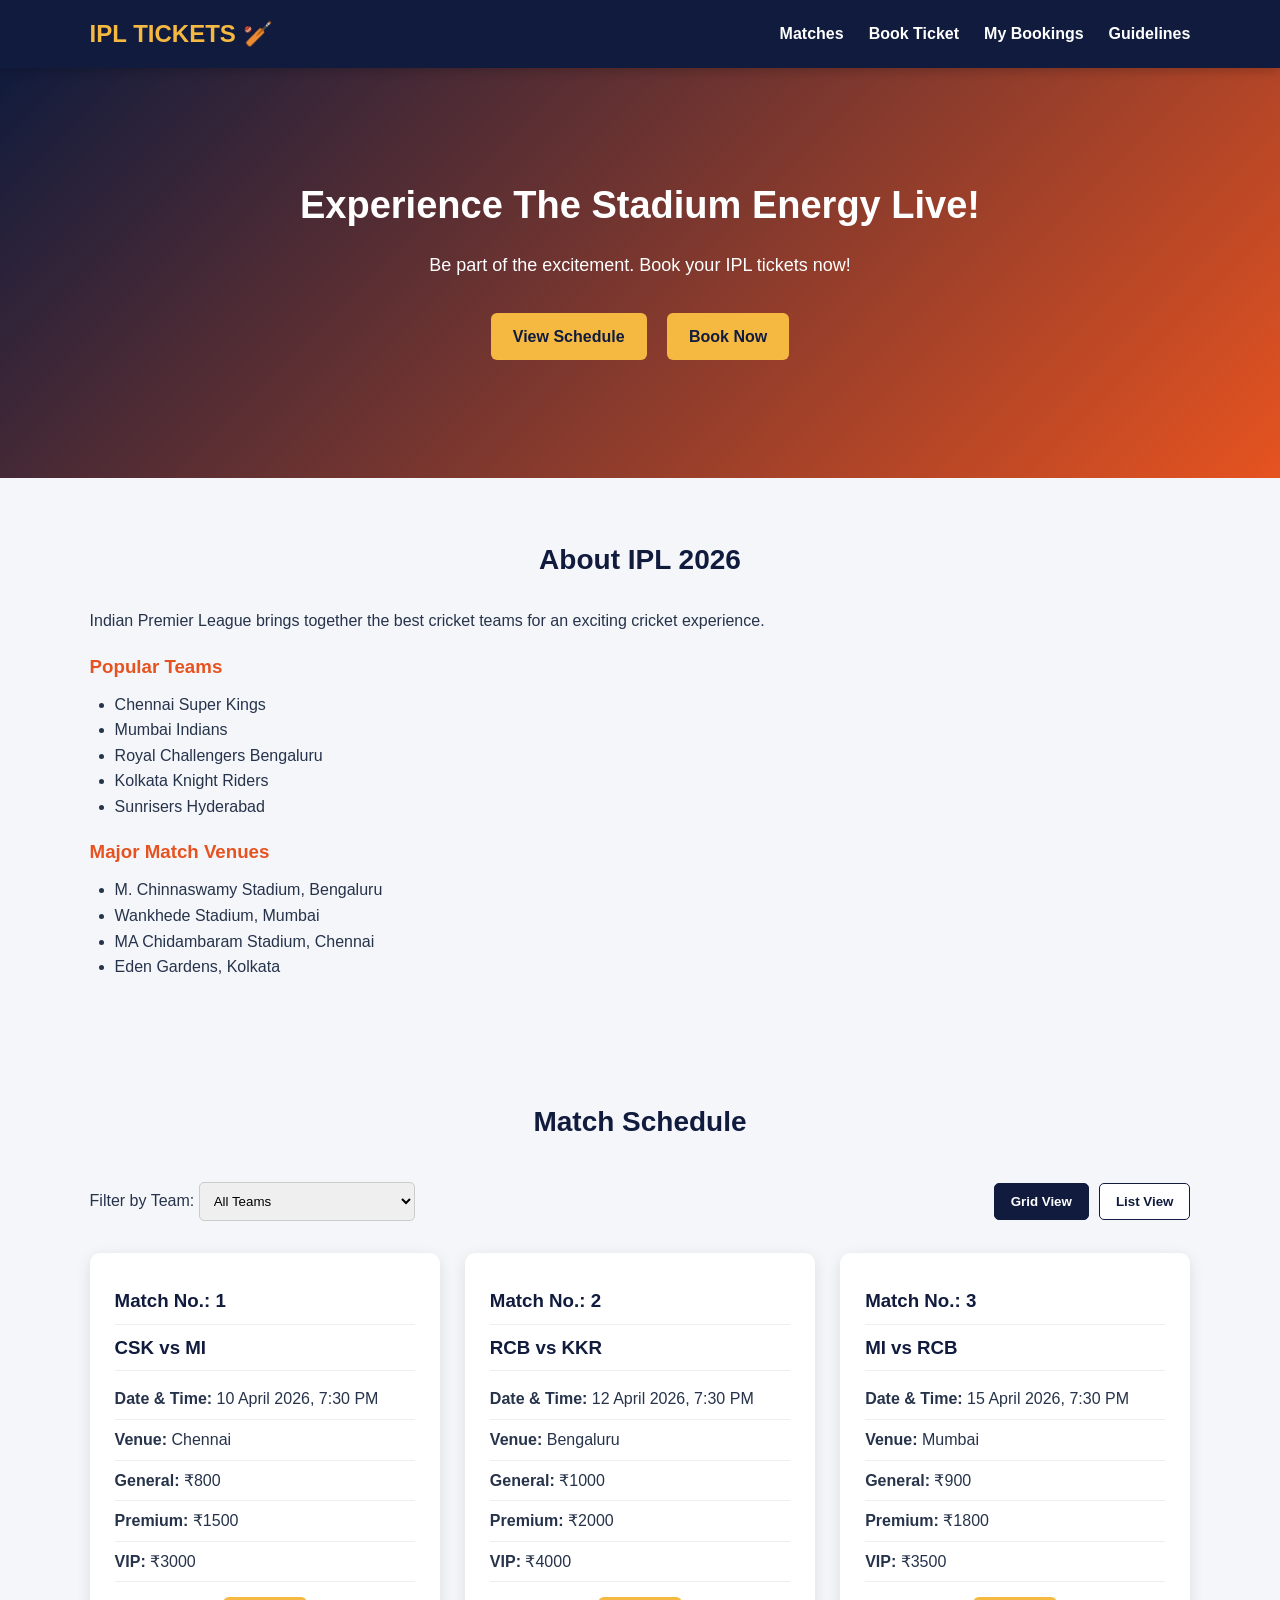
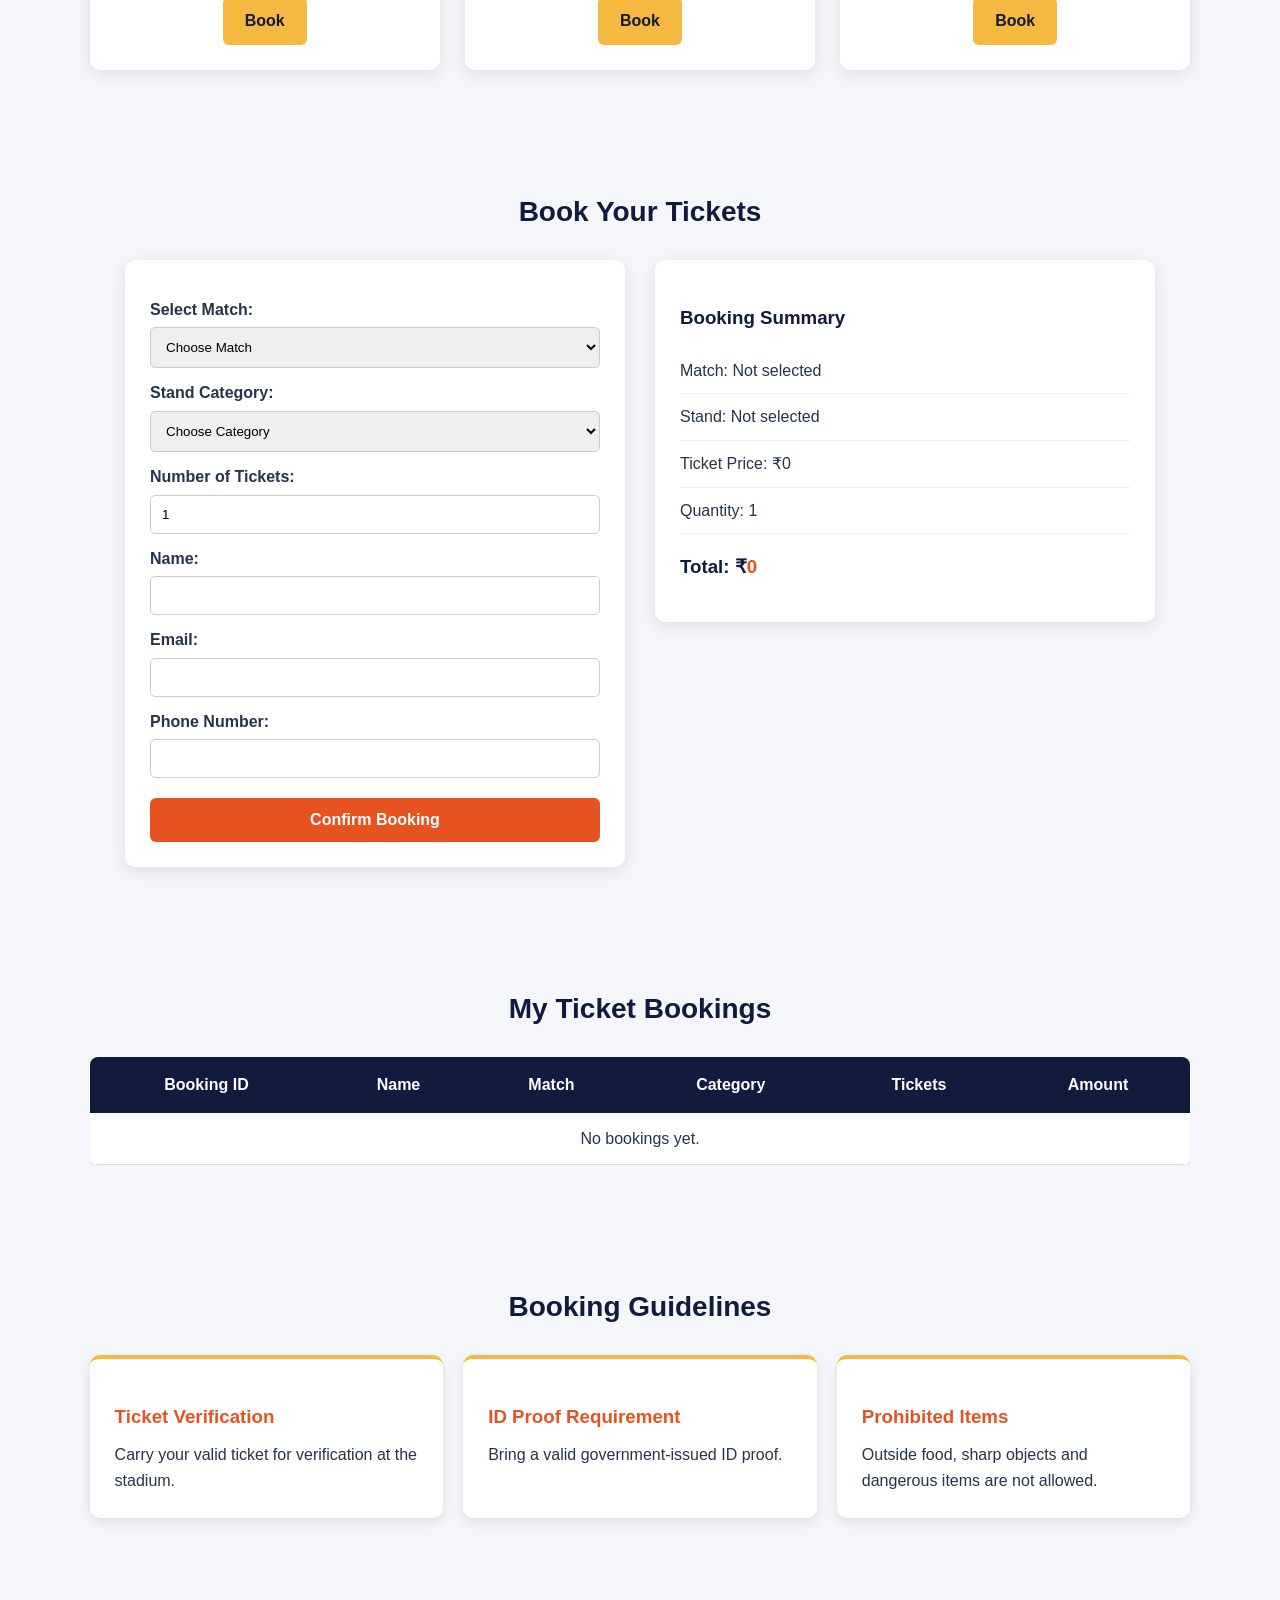
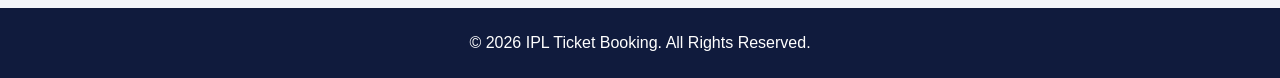
<file: index.html>
<!DOCTYPE html>
<html lang="en">
<head>
    <meta charset="UTF-8">
    <meta name="viewport" content="width=device-width, initial-scale=1.0">
    <title>IPL 2026 Ticket Booking</title>

    <link rel="stylesheet" href="style.css">
    <script src="app.js" defer></script>
</head>

<body>

<!-- Navigation Bar -->
<header>
    <nav>
        <h2>IPL TICKETS 🏏</h2>

        <button class="menu-toggle" id="menuToggle"
                aria-label="Toggle navigation"
                aria-expanded="false">
            ☰
        </button>

        <ul id="navMenu">
            <li><a href="#matches">Matches</a></li>
            <li><a href="booking.html">Book Ticket</a></li>
            <li><a href="#mybookings">My Bookings</a></li>
            <li><a href="#guidelines">Guidelines</a></li>
        </ul>
    </nav>
</header>

<!-- Hero Section -->
<section class="hero">
    <h1>Experience The Stadium Energy Live!</h1>
    <p>Be part of the excitement. Book your IPL tickets now!</p>

    <a href="#matches" class="btn">View Schedule</a>
    <a href="booking.html" class="btn">Book Now</a>
</section>

<!-- About IPL -->
<section class="section" id="about">
    <h2>About IPL 2026</h2>

    <p>
        Indian Premier League brings together the best cricket teams
        for an exciting cricket experience.
    </p>

    <h3>Popular Teams</h3>
    <ul>
        <li>Chennai Super Kings</li>
        <li>Mumbai Indians</li>
        <li>Royal Challengers Bengaluru</li>
        <li>Kolkata Knight Riders</li>
        <li>Sunrisers Hyderabad</li>
    </ul>

    <h3>Major Match Venues</h3>
    <ul>
        <li>M. Chinnaswamy Stadium, Bengaluru</li>
        <li>Wankhede Stadium, Mumbai</li>
        <li>MA Chidambaram Stadium, Chennai</li>
        <li>Eden Gardens, Kolkata</li>
    </ul>
</section>

<!-- Match Schedule -->
<section class="section" id="matches">
    <h2>Match Schedule</h2>

    <div class="match-controls">
        <div>
            <label for="teamFilter">Filter by Team:</label>

            <select id="teamFilter">
                <option value="all">All Teams</option>
                <option value="CSK">Chennai Super Kings</option>
                <option value="MI">Mumbai Indians</option>
                <option value="RCB">Royal Challengers Bengaluru</option>
                <option value="KKR">Kolkata Knight Riders</option>
            </select>
        </div>

        <div class="view-controls">
            <button type="button" id="gridViewBtn" class="active-view">
                Grid View
            </button>

            <button type="button" id="listViewBtn">
                List View
            </button>
        </div>
    </div>

    <div class="match-grid" id="matchGrid">

        <div class="match-card" data-teams="CSK MI">
            <h3>Match No.: 1</h3>
            <h3>CSK vs MI</h3>
            <p><strong>Date & Time:</strong> 10 April 2026, 7:30 PM</p>
            <p><strong>Venue:</strong> Chennai</p>
            <p><strong>General:</strong> ₹800</p>
            <p><strong>Premium:</strong> ₹1500</p>
            <p><strong>VIP:</strong> ₹3000</p>
            <a href="#booking" class="book-btn">Book</a>
        </div>

        <div class="match-card" data-teams="RCB KKR">
            <h3>Match No.: 2</h3>
            <h3>RCB vs KKR</h3>
            <p><strong>Date & Time:</strong> 12 April 2026, 7:30 PM</p>
            <p><strong>Venue:</strong> Bengaluru</p>
            <p><strong>General:</strong> ₹1000</p>
            <p><strong>Premium:</strong> ₹2000</p>
            <p><strong>VIP:</strong> ₹4000</p>
            <a href="#booking" class="book-btn">Book</a>
        </div>

        <div class="match-card" data-teams="MI RCB">
            <h3>Match No.: 3</h3>
            <h3>MI vs RCB</h3>
            <p><strong>Date & Time:</strong> 15 April 2026, 7:30 PM</p>
            <p><strong>Venue:</strong> Mumbai</p>
            <p><strong>General:</strong> ₹900</p>
            <p><strong>Premium:</strong> ₹1800</p>
            <p><strong>VIP:</strong> ₹3500</p>
            <a href="#booking" class="book-btn">Book</a>
        </div>

    </div>
</section>

<!-- Booking Section -->
<section class="section" id="booking">
    <h2>Book Your Tickets</h2>

    <div class="booking-container">

        <form id="bookingForm">

            <label for="match">Select Match:</label>
            <select id="match" required>
                <option value="">Choose Match</option>
                <option value="CSK vs MI">CSK vs MI</option>
                <option value="RCB vs KKR">RCB vs KKR</option>
                <option value="MI vs RCB">MI vs RCB</option>
            </select>

            <label for="stand">Stand Category:</label>
            <select id="stand" required>
                <option value="">Choose Category</option>
                <option value="General">General - ₹800</option>
                <option value="Premium">Premium - ₹1500</option>
                <option value="VIP">VIP - ₹3000</option>
            </select>

            <label for="quantity">Number of Tickets:</label>
            <input type="number" id="quantity" min="1" max="10"
                   value="1" required>

            <label for="name">Name:</label>
            <input type="text" id="name" required>

            <label for="email">Email:</label>
            <input type="email" id="email" required>

            <label for="phone">Phone Number:</label>
            <input type="tel" id="phone" required>

            <button type="submit">Confirm Booking</button>

        </form>

        <!-- Booking Summary -->
        <div class="summary">
            <h3>Booking Summary</h3>

            <p>Match: <span id="summaryMatch">Not selected</span></p>
            <p>Stand: <span id="summaryStand">Not selected</span></p>
            <p>Ticket Price: ₹<span id="summaryPrice">0</span></p>
            <p>Quantity: <span id="summaryQuantity">1</span></p>

            <h3>Total: ₹<span id="total">0</span></h3>
        </div>

    </div>
</section>

<!-- My Bookings -->
<section class="section" id="mybookings">
    <h2>My Ticket Bookings</h2>

    <div class="table-container">
        <table>
            <thead>
                <tr>
                    <th>Booking ID</th>
                    <th>Name</th>
                    <th>Match</th>
                    <th>Category</th>
                    <th>Tickets</th>
                    <th>Amount</th>
                </tr>
            </thead>

            <tbody id="bookingRecords">
                <tr>
                    <td colspan="6">No bookings yet.</td>
                </tr>
            </tbody>
        </table>
    </div>
</section>

<!-- Guidelines -->
<section class="section" id="guidelines">
    <h2>Booking Guidelines</h2>

    <div class="guideline-container">

        <div class="card">
            <h3>Ticket Verification</h3>
            <p>Carry your valid ticket for verification at the stadium.</p>
        </div>

        <div class="card">
            <h3>ID Proof Requirement</h3>
            <p>Bring a valid government-issued ID proof.</p>
        </div>

        <div class="card">
            <h3>Prohibited Items</h3>
            <p>Outside food, sharp objects and dangerous items are not allowed.</p>
        </div>

    </div>
</section>

<!-- Footer -->
<footer>
    <p>&copy; 2026 IPL Ticket Booking. All Rights Reserved.</p>
</footer>

</body>
</html>
</file>
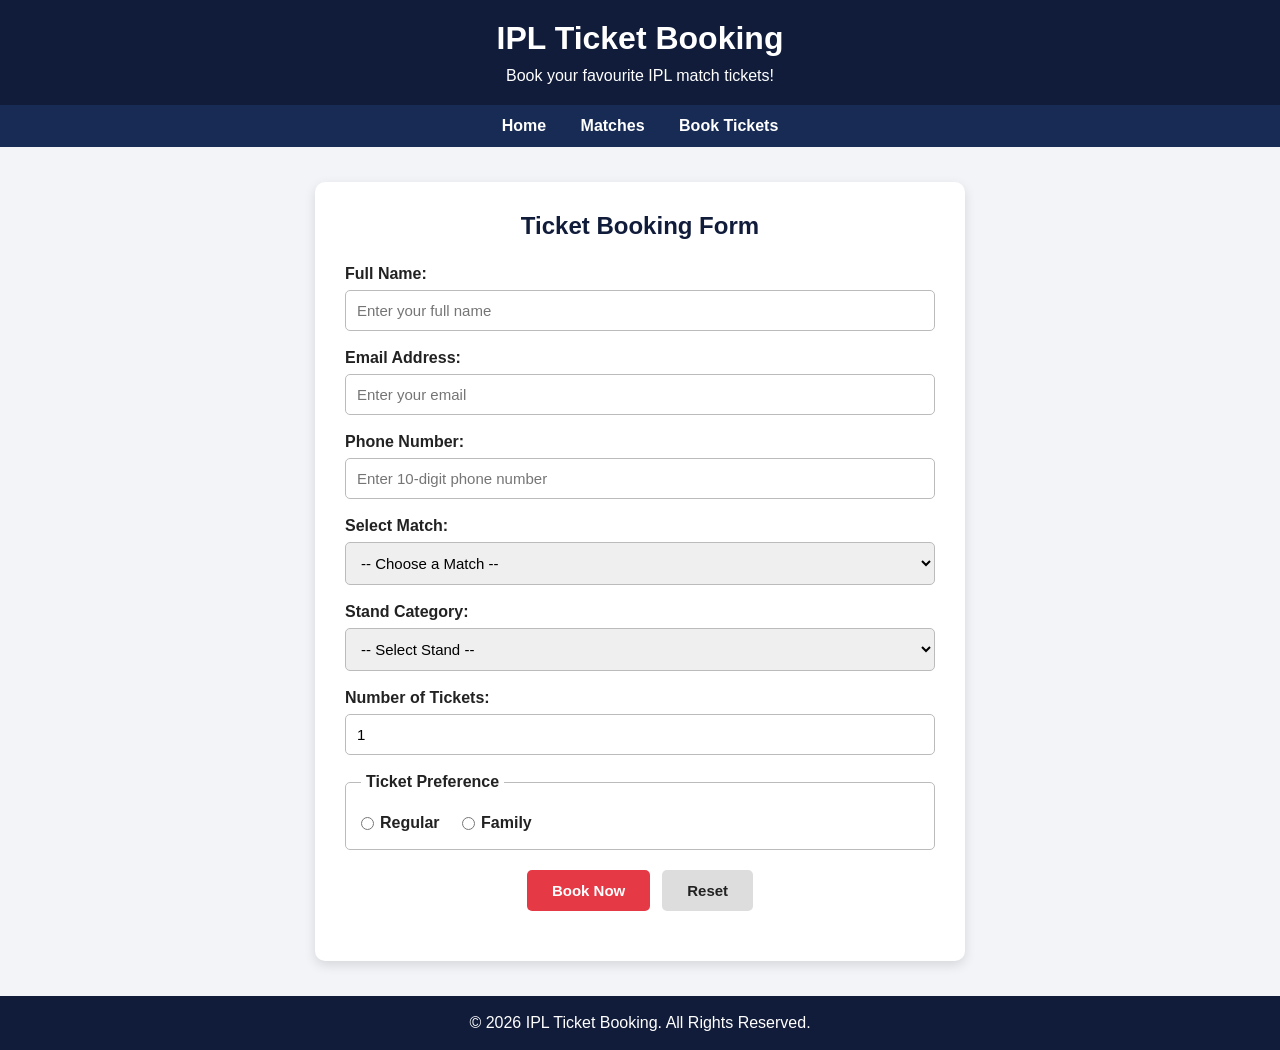
<file: booking.html>
<!DOCTYPE html>
<html lang="en">
<head>
    <meta charset="UTF-8">
    <meta name="viewport" content="width=device-width, initial-scale=1.0">
    <title>IPL Ticket Booking</title>

    <style>
        * {
            margin: 0;
            padding: 0;
            box-sizing: border-box;
            font-family: Arial, sans-serif;
        }

        body {
            background: #f2f4f8;
            color: #222;
        }

        header {
            background: #101c3a;
            color: white;
            padding: 20px;
            text-align: center;
        }

        header h1 {
            margin-bottom: 10px;
        }

        nav {
            background: #172b55;
            padding: 12px;
            text-align: center;
        }

        nav a {
            color: white;
            text-decoration: none;
            margin: 0 15px;
            font-weight: bold;
        }

        nav a:hover {
            color: #ffcc00;
        }

        .container {
            width: 90%;
            max-width: 650px;
            background: white;
            margin: 35px auto;
            padding: 30px;
            border-radius: 10px;
            box-shadow: 0 4px 12px rgba(0,0,0,0.12);
        }

        .container h2 {
            text-align: center;
            color: #101c3a;
            margin-bottom: 25px;
        }

        .form-group {
            margin-bottom: 18px;
        }

        label {
            display: block;
            font-weight: bold;
            margin-bottom: 7px;
        }

        input, select {
            width: 100%;
            padding: 11px;
            border: 1px solid #bbb;
            border-radius: 5px;
            font-size: 15px;
        }

        input:focus, select:focus {
            outline: none;
            border-color: #172b55;
        }

        fieldset {
            border: 1px solid #bbb;
            border-radius: 5px;
            padding: 15px;
            margin-bottom: 20px;
        }

        legend {
            font-weight: bold;
            padding: 0 5px;
        }

        .radio-option {
            display: inline-flex;
            align-items: center;
            margin: 8px 18px 0 0;
            gap: 6px;
        }

        .radio-option input {
            width: auto;
        }

        .buttons {
            display: flex;
            gap: 12px;
            justify-content: center;
            margin-top: 20px;
        }

        button {
            padding: 12px 25px;
            border: none;
            border-radius: 5px;
            font-size: 15px;
            font-weight: bold;
            cursor: pointer;
        }

        .submit-btn {
            background: #e63946;
            color: white;
        }

        .submit-btn:hover {
            background: #c82333;
        }

        .reset-btn {
            background: #ddd;
            color: #222;
        }

        .reset-btn:hover {
            background: #bbb;
        }

        #confirmation {
            color: green;
            font-weight: bold;
            text-align: center;
            margin-top: 20px;
        }

        footer {
            background: #101c3a;
            color: white;
            text-align: center;
            padding: 18px;
            margin-top: 30px;
        }

        @media (max-width: 600px) {
            .container {
                padding: 20px;
            }

            nav a {
                display: inline-block;
                margin: 6px;
            }

            .buttons {
                flex-direction: column;
            }
        }
    </style>
</head>

<body>

    <header>
        <h1>IPL Ticket Booking</h1>
        <p>Book your favourite IPL match tickets!</p>
    </header>

    <nav>
        <a href="index.html">Home</a>
        <a href="index.html#matches">Matches</a>
        <a href="booking.html">Book Tickets</a>
    </nav>

    <div class="container">
        <h2>Ticket Booking Form</h2>

        <form action="#" method="get" onsubmit="return showConfirmation();">

            <div class="form-group">
                <label for="name">Full Name:</label>
                <input type="text" id="name" name="name"
                       minlength="3" maxlength="40" required
                       placeholder="Enter your full name">
            </div>

            <div class="form-group">
                <label for="email">Email Address:</label>
                <input type="email" id="email" name="email"
                       required placeholder="Enter your email">
            </div>

            <div class="form-group">
                <label for="phone">Phone Number:</label>
                <input type="tel" id="phone" name="phone"
                       pattern="[0-9]{10}"
                       minlength="10" maxlength="10"
                       title="Please enter exactly 10 digits"
                       required placeholder="Enter 10-digit phone number">
            </div>

            <div class="form-group">
                <label for="match">Select Match:</label>
                <select id="match" name="match" required>
                    <option value="">-- Choose a Match --</option>
                    <option value="RCB vs CSK">RCB vs CSK</option>
                    <option value="MI vs KKR">MI vs KKR</option>
                    <option value="SRH vs RR">SRH vs RR</option>
                    <option value="DC vs PBKS">DC vs PBKS</option>
                </select>
            </div>

            <div class="form-group">
                <label for="stand">Stand Category:</label>
                <select id="stand" name="stand" required>
                    <option value="">-- Select Stand --</option>
                    <option value="General">General</option>
                    <option value="Premium">Premium</option>
                    <option value="VIP">VIP</option>
                </select>
            </div>

            <div class="form-group">
                <label for="tickets">Number of Tickets:</label>
                <input type="number" id="tickets" name="tickets"
                       min="1" max="10" value="1" required>
            </div>

            <fieldset>
                <legend>Ticket Preference</legend>

                <label class="radio-option">
                    <input type="radio" name="preference"
                           value="Regular" required>
                    Regular
                </label>

                <label class="radio-option">
                    <input type="radio" name="preference"
                           value="Family">
                    Family
                </label>
            </fieldset>

            <div class="buttons">
                <button type="submit" class="submit-btn">
                    Book Now
                </button>

                <button type="reset" class="reset-btn"
                        onclick="clearConfirmation()">
                    Reset
                </button>
            </div>

            <p id="confirmation" aria-live="polite"></p>

        </form>
    </div>

    <footer>
        <p>&copy; 2026 IPL Ticket Booking. All Rights Reserved.</p>
    </footer>

    <script>
        function showConfirmation() {
            document.getElementById("confirmation").textContent =
                "Booking details submitted successfully! Thank you for choosing IPL.";

            return false;
        }

        function clearConfirmation() {
            document.getElementById("confirmation").textContent = "";
        }
    </script>

</body>
</html>
</file>
<file: style.css>
/* ===== CSS VARIABLES ===== */
:root {
    --primary: #101b3d;
    --accent: #f5b942;
    --orange: #e65320;
    --background: #f4f6fa;
    --text: #26334a;
    --white: #ffffff;
}

/* ===== GENERAL STYLING ===== */
* {
    margin: 0;
    padding: 0;
    box-sizing: border-box;
    font-family: Arial, sans-serif;
}

html {
    scroll-behavior: smooth;
    scroll-padding-top: 90px;
}

body {
    background: var(--background);
    color: var(--text);
    line-height: 1.6;
}

section {
    scroll-margin-top: 85px;
}

/* ===== NAVIGATION BAR ===== */
header {
    background: var(--primary);
    position: fixed;
    top: 0;
    left: 0;
    width: 100%;
    z-index: 1000;
    box-shadow: 0 3px 10px rgba(0, 0, 0, 0.2);
}

nav {
    display: flex;
    justify-content: space-between;
    align-items: center;
    padding: 15px 7%;
}

nav h2 {
    color: var(--accent);
}

nav ul {
    display: flex;
    list-style: none;
    gap: 25px;
}

nav ul li a {
    color: var(--white);
    text-decoration: none;
    font-weight: bold;
    transition: 0.3s;
}

nav ul li a:hover {
    color: var(--accent);
}

/* Hamburger button */
.menu-toggle {
    display: none;
    background: transparent;
    color: var(--white);
    border: none;
    font-size: 28px;
    cursor: pointer;
}

/* ===== HERO SECTION ===== */
.hero {
    margin-top: 65px;
    min-height: 400px;
    background: linear-gradient(
        135deg,
        var(--primary),
        var(--orange)
    );
    color: var(--white);
    text-align: center;
    padding: 110px 20px;
}

.hero h1 {
    font-size: 38px;
    margin-bottom: 15px;
}

.hero p {
    margin-bottom: 25px;
    font-size: 18px;
}

/* ===== BUTTONS ===== */
.btn,
.book-btn {
    display: inline-block;
    background: var(--accent);
    color: var(--primary);
    padding: 11px 22px;
    margin: 8px;
    border-radius: 6px;
    text-decoration: none;
    font-weight: bold;
    transition: 0.3s;
}

.btn:hover,
.book-btn:hover {
    background: var(--white);
    transform: translateY(-3px);
}

/* ===== GENERAL SECTIONS ===== */
.section {
    padding: 60px 7%;
}

.section h2 {
    color: var(--primary);
    text-align: center;
    margin-bottom: 25px;
    font-size: 28px;
}

.section h3 {
    color: var(--orange);
    margin: 18px 0 10px;
}

.section ul {
    padding-left: 25px;
}

/* ===== MATCH CONTROLS ===== */
.match-controls {
    display: flex;
    justify-content: space-between;
    align-items: center;
    flex-wrap: wrap;
    gap: 15px;
    margin: 20px 0;
}

#teamFilter {
    padding: 10px;
    margin: 12px 0;
    border: 1px solid #ccc;
    border-radius: 5px;
    min-width: 180px;
}

/* ===== MATCH CARDS - CSS GRID ===== */
.match-grid {
    display: grid;
    grid-template-columns: repeat(3, minmax(0, 1fr));
    gap: 25px;
    margin-top: 20px;
}

.match-card {
    background: var(--white);
    padding: 25px;
    border-radius: 10px;
    box-shadow: 0 4px 15px rgba(0, 0, 0, 0.1);
    transition: 0.3s;
}

.match-card:hover {
    transform: translateY(-5px);
}

.match-card h3 {
    color: var(--primary);
    border-bottom: 1px solid #eee;
    padding-bottom: 8px;
    margin: 8px 0;
}

.match-card p {
    padding: 7px 0;
    border-bottom: 1px solid #eee;
}

.match-card .book-btn {
    display: block;
    width: fit-content;
    margin: 15px auto 0;
}

/* List view */
.match-grid.list-view {
    grid-template-columns: 1fr;
}

.match-grid.list-view .match-card {
    display: flex;
    flex-wrap: wrap;
    align-items: center;
    justify-content: space-between;
    gap: 10px 20px;
}

.match-grid.list-view .match-card h3,
.match-grid.list-view .match-card p {
    margin: 0;
}

.match-grid.list-view .match-card .book-btn {
    margin: 5px;
}

/* View buttons */
.view-controls {
    display: flex;
    gap: 10px;
}

.view-controls button {
    padding: 10px 16px;
    border: 1px solid var(--primary);
    border-radius: 5px;
    background: var(--white);
    color: var(--primary);
    cursor: pointer;
    font-weight: bold;
}

.view-controls button.active-view {
    background: var(--primary);
    color: var(--white);
}

/* ===== TABLE CONTAINER ===== */
.table-container {
    overflow-x: auto;
    margin-top: 20px;
}

table {
    width: 100%;
    border-collapse: collapse;
    background: var(--white);
    box-shadow: 0 3px 12px rgba(0, 0, 0, 0.08);
    border-radius: 8px;
    overflow: hidden;
}

th {
    background: var(--primary);
    color: var(--white);
    padding: 15px;
}

td {
    padding: 13px;
    text-align: center;
    border-bottom: 1px solid #ddd;
}

tr:hover {
    background: #fff5df;
}

/* ===== BOOKING SECTION ===== */
.booking-container {
    display: flex;
    gap: 30px;
    align-items: flex-start;
    justify-content: center;
    flex-wrap: wrap;
}

form,
.summary {
    background: var(--white);
    padding: 25px;
    border-radius: 10px;
    box-shadow: 0 4px 15px rgba(0, 0, 0, 0.1);
    flex: 1;
    min-width: 280px;
    max-width: 500px;
}

form label {
    display: block;
    margin: 12px 0 5px;
    font-weight: bold;
}

form input,
form select {
    width: 100%;
    padding: 11px;
    border: 1px solid #ccc;
    border-radius: 5px;
    outline: none;
}

form input:focus,
form select:focus {
    border-color: var(--orange);
}

form button {
    width: 100%;
    background: var(--orange);
    color: var(--white);
    border: none;
    padding: 13px;
    margin-top: 20px;
    border-radius: 6px;
    font-size: 16px;
    font-weight: bold;
    cursor: pointer;
    transition: 0.3s;
}

form button:hover {
    background: var(--primary);
}

/* ===== BOOKING SUMMARY ===== */
.summary h3 {
    color: var(--primary);
    margin-bottom: 15px;
}

.summary p {
    padding: 10px 0;
    border-bottom: 1px solid #eee;
}

#total {
    color: var(--orange);
    font-weight: bold;
}

/* ===== GUIDELINES - CSS GRID ===== */
.guideline-container {
    display: grid;
    grid-template-columns: repeat(3, minmax(0, 1fr));
    gap: 20px;
}

.card {
    background: var(--white);
    padding: 25px;
    border-radius: 10px;
    box-shadow: 0 4px 12px rgba(0, 0, 0, 0.1);
    border-top: 4px solid var(--accent);
    transition: 0.3s;
}

.card:hover {
    transform: translateY(-5px);
}

/* ===== FOOTER ===== */
footer {
    background: var(--primary);
    color: var(--white);
    text-align: center;
    padding: 22px;
    margin-top: 30px;
}

/* ===== TABLET RESPONSIVENESS ===== */
@media (max-width: 992px) {
    .match-grid {
        grid-template-columns: repeat(2, minmax(0, 1fr));
    }

    .guideline-container {
        grid-template-columns: repeat(2, minmax(0, 1fr));
    }

    .section {
        padding: 50px 5%;
    }
}

/* ===== MOBILE RESPONSIVENESS ===== */
@media (max-width: 768px) {
    nav {
        flex-wrap: wrap;
        padding: 12px 5%;
    }

    .menu-toggle {
        display: block;
    }

    nav ul {
        display: none;
        flex-direction: column;
        width: 100%;
        gap: 0;
        padding-top: 12px;
    }

    nav ul.show-menu {
        display: flex;
    }

    nav ul li a {
        display: block;
        padding: 10px 0;
    }

    .hero {
        margin-top: 60px;
        padding: 80px 15px 70px;
    }

    .hero h1 {
        font-size: 27px;
    }

    .hero p {
        font-size: 16px;
    }

    .section {
        padding: 40px 5%;
    }

    .match-grid {
        grid-template-columns: 1fr;
    }

    .guideline-container {
        grid-template-columns: 1fr;
    }

    .booking-container {
        flex-direction: column;
        align-items: stretch;
    }

    form,
    .summary {
        max-width: 100%;
        width: 100%;
    }

    .match-controls {
        align-items: stretch;
        flex-direction: column;
    }

    .view-controls {
        flex-wrap: wrap;
    }

    .match-grid.list-view .match-card {
        display: block;
    }

    .match-grid.list-view .match-card .book-btn {
        margin: 15px auto 0;
    }
}

/* ===== SMALL PHONES ===== */
@media (max-width: 480px) {
    nav h2 {
        font-size: 20px;
    }

    .hero h1 {
        font-size: 24px;
    }

    .section h2 {
        font-size: 24px;
    }

    .match-card {
        padding: 18px;
    }

    th,
    td {
        padding: 9px;
        font-size: 13px;
    }
}
</file>
